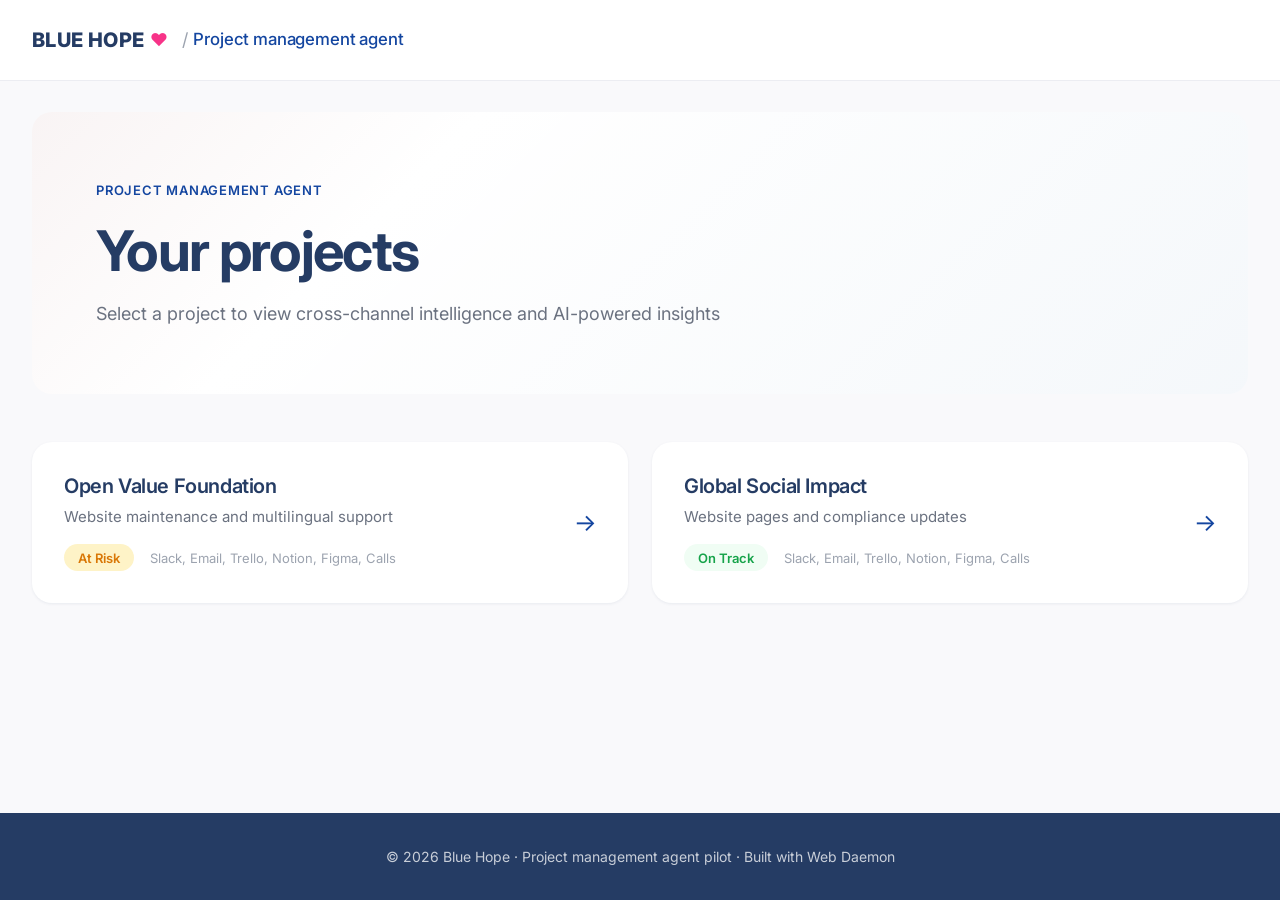
<file: docs/index.html>
<!DOCTYPE html>
<html lang="en">
<head>
    <meta charset="UTF-8">
    <meta name="viewport" content="width=device-width, initial-scale=1.0">
    <title>Project management agent — Blue Hope</title>
    <link rel="preconnect" href="https://fonts.googleapis.com">
    <link rel="preconnect" href="https://fonts.gstatic.com" crossorigin>
    <link href="https://fonts.googleapis.com/css2?family=Inter:wght@400;500;600;700&display=swap" rel="stylesheet">
    <link rel="stylesheet" href="styles.css">
</head>
<body>
    <div id="app">
        <header class="site-header">
            <div class="header-inner">
                <a class="brand" href="#" id="brand-link">
                    <span class="brand-name">BLUE HOPE</span>
                    <span class="brand-heart">♥</span>
                    <span class="brand-divider">/</span>
                    <span class="brand-product">Project management agent</span>
                </a>
                <div class="project-context" id="project-context" hidden>
                    <button class="back-btn" id="back-to-projects">← Projects</button>
                    <span class="current-project" id="current-project-name"></span>
                </div>
                <nav class="nav" id="main-nav" aria-label="Main views" hidden>
                    <button class="nav-btn active" data-view="pm">PM Dashboard</button>
                    <button class="nav-btn" data-view="client">Client Portal</button>
                    <button class="nav-btn" data-view="squad">Squad View</button>
                </nav>
            </div>
        </header>

        <main class="main-content">
            <div id="projects-view" class="view active">
                <section class="hero">
                    <p class="eyebrow">Project management agent</p>
                    <h1>Your projects</h1>
                    <p class="hero-lead">Select a project to view cross-channel intelligence and AI-powered insights</p>
                </section>

                <div class="projects-grid">
                    <button class="project-card" data-project="open-value">
                        <div class="project-card-content">
                            <h3>Open Value Foundation</h3>
                            <p class="project-description">Website maintenance and multilingual support</p>
                            <div class="project-meta">
                                <span class="project-status warning">At Risk</span>
                                <span class="project-channels">Slack, Email, Trello, Notion, Figma, Calls</span>
                            </div>
                        </div>
                        <span class="project-arrow">→</span>
                    </button>

                    <button class="project-card" data-project="gsi">
                        <div class="project-card-content">
                            <h3>Global Social Impact</h3>
                            <p class="project-description">Website pages and compliance updates</p>
                            <div class="project-meta">
                                <span class="project-status healthy">On Track</span>
                                <span class="project-channels">Slack, Email, Trello, Notion, Figma, Calls</span>
                            </div>
                        </div>
                        <span class="project-arrow">→</span>
                    </button>
                </div>
            </div>

            <div id="pm-view" class="view">
                <section class="hero">
                    <p class="eyebrow">Pilot demo</p>
                    <h1>Cross-channel intelligence</h1>
                    <p class="hero-lead">Every signal from Slack, email, calls, Notion, Trello and Figma—synthesised into one live picture with AI interpretation</p>
                </section>

                <div class="dashboard-grid">
                    <div class="card card-accent">
                        <span class="card-label">Overview</span>
                        <h3>Project health</h3>
                        <div id="pm-overview">Loading...</div>
                    </div>

                    <div class="card card-alert">
                        <span class="card-label">Priority</span>
                        <h3>Critical signals</h3>
                        <div id="critical-signals">Loading...</div>
                    </div>

                    <div class="card">
                        <span class="card-label">Channels</span>
                        <h3>Activity</h3>
                        <div id="channel-breakdown">Loading...</div>
                    </div>

                    <div class="card">
                        <span class="card-label">AI insights</span>
                        <h3>Recommendations</h3>
                        <div id="recommendations">Loading...</div>
                    </div>
                </div>

                <div class="card signal-feed">
                    <div class="feed-header">
                        <div>
                            <span class="card-label">Live feed</span>
                            <h3>All signals</h3>
                        </div>
                        <div class="feed-filters">
                            <button class="filter-btn active" data-filter="all">All</button>
                            <button class="filter-btn" data-filter="slack">Slack</button>
                            <button class="filter-btn" data-filter="email">Email</button>
                            <button class="filter-btn" data-filter="voice">Calls</button>
                            <button class="filter-btn" data-filter="notion">Notion</button>
                            <button class="filter-btn" data-filter="trello">Trello</button>
                            <button class="filter-btn" data-filter="figma">Figma</button>
                        </div>
                    </div>
                    <div id="signal-feed" class="feed-content">Loading...</div>
                </div>
            </div>

            <div id="client-view" class="view">
                <section class="hero">
                    <p class="eyebrow">Client view</p>
                    <h1>Clear picture, smart decisions</h1>
                    <p class="hero-lead">See progress, budget and timeline—without internal noise. Understand the impact of any decision before confirming it</p>
                </section>

                <div class="client-grid">
                    <div class="card">
                        <span class="card-label">Delivery</span>
                        <h3>Progress</h3>
                        <div id="client-progress">Loading...</div>
                    </div>

                    <div class="card">
                        <span class="card-label">Finance</span>
                        <h3>Budget</h3>
                        <div id="client-budget">Loading...</div>
                    </div>

                    <div class="card">
                        <span class="card-label">Schedule</span>
                        <h3>Timeline</h3>
                        <div id="client-timeline">Loading...</div>
                    </div>

                    <div class="card">
                        <span class="card-label">Recent</span>
                        <h3>Decisions</h3>
                        <div id="client-decisions">Loading...</div>
                    </div>

                    <div class="card card-alert">
                        <span class="card-label">Action needed</span>
                        <h3>Pending</h3>
                        <div id="pending-decisions">Loading...</div>
                    </div>

                    <div class="card">
                        <span class="card-label">Risk</span>
                        <h3>Mitigation</h3>
                        <div id="client-risks">Loading...</div>
                    </div>
                </div>

                <div class="card scenario-demo">
                    <div class="scenario-intro">
                        <div>
                            <span class="card-label">Demo</span>
                            <h3>Decision impact preview</h3>
                            <p class="demo-description">See how a scope change ripples through budget, timeline and capacity—before confirming</p>
                        </div>
                        <button id="run-scenario" class="btn-primary">Run scenario</button>
                    </div>
                    <div id="scenario-results" class="scenario-content" hidden>Loading...</div>
                </div>
            </div>

            <div id="squad-view" class="view">
                <section class="hero">
                    <p class="eyebrow">Squad view</p>
                    <h1>Sprint health & context</h1>
                    <p class="hero-lead">Blockers, velocity and important updates from channels the team isn't part of</p>
                </section>

                <div class="squad-grid">
                    <div class="card card-accent">
                        <span class="card-label">Sprint</span>
                        <h3>Current sprint</h3>
                        <div id="squad-sprint">Loading...</div>
                    </div>

                    <div class="card card-alert">
                        <span class="card-label">Blockers</span>
                        <h3>Impediments</h3>
                        <div id="squad-blockers">Loading...</div>
                    </div>

                    <div class="card">
                        <span class="card-label">Context</span>
                        <h3>Other channels</h3>
                        <p class="card-subtitle">Important updates from calls and email</p>
                        <div id="squad-context">Loading...</div>
                    </div>

                    <div class="card">
                        <span class="card-label">Backlog</span>
                        <h3>Upcoming</h3>
                        <div id="squad-upcoming">Loading...</div>
                    </div>
                </div>
            </div>
        </main>

        <footer class="footer">
            <p>© 2026 Blue Hope · Project management agent pilot · Built with Web Daemon</p>
        </footer>
    </div>

    <script type="module" src="app.js"></script>
</body>
</html>
</file>
<file: docs/styles.css>
:root {
    /* Blue Hope brand colors */
    --bh-navy: #253c64;
    --bh-blue: #1446a0;
    --bh-orange: #f7794e;
    --bh-yellow: #ffbd11;
    --bh-pink: #f73388;
    --bh-sky: #6bd4f2;
    
    /* Backgrounds - exactly from Blue Hope */
    --bg: #f9f9fb;
    --bg-alt: #f7f7f8;
    --surface: #ffffff;
    
    /* Text */
    --text: #2a2a2a;
    --text-muted: #6b7280;
    --text-light: #9ca3af;
    
    /* Minimal borders */
    --border-subtle: rgba(37, 60, 100, 0.08);
    
    /* Shadows - very subtle */
    --shadow: 0 1px 3px rgba(37, 60, 100, 0.08);
    --shadow-md: 0 4px 12px rgba(37, 60, 100, 0.06);
    --shadow-hover: 0 8px 24px rgba(37, 60, 100, 0.08);
    
    --radius: 20px;
    --radius-sm: 12px;
    --radius-pill: 100px;
    
    --font: 'Inter', -apple-system, system-ui, sans-serif;
    --spacing: clamp(1rem, 3vw, 2rem);
}

* {
    margin: 0;
    padding: 0;
    box-sizing: border-box;
}

body {
    font-family: var(--font);
    background: var(--bg);
    color: var(--text);
    line-height: 1.65;
    font-size: 16px;
    -webkit-font-smoothing: antialiased;
}

#app {
    min-height: 100vh;
    display: flex;
    flex-direction: column;
}

/* Header */
.site-header {
    position: sticky;
    top: 0;
    z-index: 100;
    background: rgba(255, 255, 255, 0.95);
    backdrop-filter: blur(16px);
    box-shadow: 0 1px 0 rgba(37, 60, 100, 0.06);
}

.header-inner {
    max-width: 1320px;
    margin: 0 auto;
    padding: 0 var(--spacing);
    height: 80px;
    display: flex;
    align-items: center;
    justify-content: space-between;
    gap: 2rem;
}

.brand {
    display: flex;
    align-items: center;
    gap: 0.35rem;
    text-decoration: none;
}

.brand-name {
    font-weight: 800;
    font-size: 1.25rem;
    color: var(--bh-navy);
    letter-spacing: 0.02em;
}

.brand-heart {
    color: var(--bh-pink);
    font-size: 1.1rem;
    margin-right: 0.25rem;
}

.brand-divider {
    color: var(--text-light);
    font-size: 1.125rem;
    margin-left: 0.25rem;
}

.brand-product {
    font-weight: 500;
    font-size: 1.05rem;
    color: var(--bh-blue);
    letter-spacing: -0.01em;
}

.project-context {
    display: flex;
    align-items: center;
    gap: 1rem;
}

.project-context[hidden],
#main-nav[hidden] {
    display: none !important;
}

.back-btn {
    padding: 0.5rem 1rem;
    background: var(--bg);
    border: none;
    border-radius: var(--radius-pill);
    color: var(--text-muted);
    font-family: var(--font);
    font-size: 0.875rem;
    font-weight: 500;
    cursor: pointer;
    transition: all 0.2s;
}

.back-btn:hover {
    background: var(--bh-navy);
    color: white;
}

.current-project {
    font-weight: 600;
    color: var(--bh-navy);
    font-size: 0.9375rem;
}

.nav {
    display: flex;
    gap: 0.75rem;
}

.nav-btn {
    padding: 0.75rem 1.5rem;
    background: transparent;
    color: var(--text-muted);
    border: none;
    border-radius: var(--radius-pill);
    cursor: pointer;
    font-family: var(--font);
    font-size: 0.9375rem;
    font-weight: 500;
    transition: all 0.2s cubic-bezier(0.4, 0, 0.2, 1);
}

.nav-btn:hover {
    color: var(--bh-navy);
    background: var(--bg);
}

.nav-btn.active {
    background: var(--bh-navy);
    color: white;
}

/* Main */
.main-content {
    flex: 1;
    padding: var(--spacing);
    padding-bottom: 4rem;
    max-width: 1320px;
    margin: 0 auto;
    width: 100%;
}

.view {
    display: none;
    animation: fadeIn 0.4s cubic-bezier(0.4, 0, 0.2, 1);
}

.view.active {
    display: block;
}

@keyframes fadeIn {
    from { opacity: 0; transform: translateY(16px); }
    to { opacity: 1; transform: translateY(0); }
}

/* Hero */
.hero {
    margin-bottom: 3rem;
    padding: clamp(2rem, 5vw, 4rem);
    background: linear-gradient(135deg, 
        rgba(247, 121, 78, 0.04) 0%, 
        rgba(255, 255, 255, 1) 30%, 
        rgba(107, 212, 242, 0.03) 100%
    );
    border-radius: var(--radius);
}

.eyebrow {
    display: inline-flex;
    align-items: center;
    font-size: 0.8125rem;
    font-weight: 600;
    text-transform: uppercase;
    letter-spacing: 0.06em;
    color: var(--bh-blue);
    margin-bottom: 1.25rem;
}

.hero h1 {
    font-size: clamp(2rem, 5vw, 3.5rem);
    font-weight: 700;
    color: var(--bh-navy);
    letter-spacing: -0.03em;
    line-height: 1.1;
    margin-bottom: 1rem;
    max-width: 800px;
}

.hero-lead {
    font-size: clamp(1rem, 2vw, 1.125rem);
    color: var(--text-muted);
    max-width: 680px;
    line-height: 1.7;
}

/* Projects grid */
.projects-grid {
    display: grid;
    grid-template-columns: repeat(auto-fit, minmax(320px, 1fr));
    gap: 1.5rem;
}

.project-card {
    display: flex;
    align-items: center;
    justify-content: space-between;
    padding: 2rem;
    background: var(--surface);
    border: none;
    border-radius: var(--radius);
    box-shadow: var(--shadow);
    cursor: pointer;
    text-align: left;
    font-family: var(--font);
    transition: all 0.3s cubic-bezier(0.4, 0, 0.2, 1);
}

.project-card:hover {
    box-shadow: var(--shadow-hover);
    transform: translateY(-2px);
}

.project-card-content {
    flex: 1;
}

.project-card h3 {
    font-size: 1.25rem;
    font-weight: 600;
    color: var(--bh-navy);
    margin-bottom: 0.5rem;
    letter-spacing: -0.02em;
}

.project-description {
    color: var(--text-muted);
    font-size: 0.9375rem;
    margin-bottom: 1rem;
    line-height: 1.5;
}

.project-meta {
    display: flex;
    align-items: center;
    gap: 1rem;
    flex-wrap: wrap;
}

.project-status {
    padding: 0.35rem 0.875rem;
    border-radius: var(--radius-pill);
    font-size: 0.8125rem;
    font-weight: 600;
}

.project-status.healthy {
    background: #f0fdf4;
    color: #16a34a;
}

.project-status.warning {
    background: #fef3c7;
    color: #d97706;
}

.project-channels {
    color: var(--text-light);
    font-size: 0.8125rem;
}

.project-arrow {
    font-size: 1.5rem;
    color: var(--bh-blue);
    margin-left: 1.5rem;
    transition: transform 0.2s;
}

.project-card:hover .project-arrow {
    transform: translateX(4px);
}

/* Cards - minimal, clean */
.card {
    background: var(--surface);
    border-radius: var(--radius);
    padding: clamp(1.5rem, 3vw, 2rem);
    box-shadow: var(--shadow);
    transition: box-shadow 0.3s cubic-bezier(0.4, 0, 0.2, 1);
}

.card:hover {
    box-shadow: var(--shadow-hover);
}

.card-accent {
    background: linear-gradient(180deg, #ffffff 0%, var(--bg) 100%);
}

.card-label {
    font-size: 0.6875rem;
    font-weight: 700;
    text-transform: uppercase;
    letter-spacing: 0.08em;
    color: var(--bh-blue);
    margin-bottom: 0.5rem;
    opacity: 0.8;
}

.card h3 {
    font-size: 1.25rem;
    font-weight: 600;
    color: var(--bh-navy);
    margin-bottom: 1.5rem;
    letter-spacing: -0.02em;
}

.card-subtitle {
    color: var(--text-muted);
    font-size: 0.875rem;
    margin-top: -1rem;
    margin-bottom: 1.25rem;
}

/* Grids */
.dashboard-grid,
.client-grid,
.squad-grid {
    display: grid;
    grid-template-columns: repeat(auto-fit, minmax(280px, 1fr));
    gap: 1.5rem;
    margin-bottom: 2rem;
}

/* Signal feed */
.signal-feed {
    margin-top: 1rem;
}

.feed-header {
    display: flex;
    justify-content: space-between;
    align-items: flex-start;
    margin-bottom: 2rem;
    flex-wrap: wrap;
    gap: 1.5rem;
}

.feed-filters {
    display: flex;
    gap: 0.5rem;
    flex-wrap: wrap;
}

.filter-btn {
    padding: 0.5rem 1rem;
    background: var(--surface);
    color: var(--text-muted);
    border: none;
    border-radius: var(--radius-pill);
    cursor: pointer;
    font-family: var(--font);
    font-size: 0.875rem;
    font-weight: 500;
    transition: all 0.2s;
    box-shadow: var(--shadow);
}

.filter-btn:hover {
    background: var(--bg);
    color: var(--bh-navy);
}

.filter-btn.active {
    background: var(--bh-blue);
    color: white;
    box-shadow: 0 4px 12px rgba(20, 70, 160, 0.2);
}

.feed-content {
    max-height: 700px;
    overflow-y: auto;
    padding-right: 0.5rem;
}

/* Signal items - clean, no borders */
.signal-item {
    padding: 1.5rem;
    margin-bottom: 1rem;
    background: var(--surface);
    border-radius: var(--radius-sm);
    box-shadow: var(--shadow);
    transition: all 0.2s;
    position: relative;
    overflow: hidden;
}

.signal-item::before {
    content: '';
    position: absolute;
    left: 0;
    top: 0;
    bottom: 0;
    width: 3px;
    background: var(--border-subtle);
    transition: background 0.2s;
}

.signal-item.urgency-critical::before {
    background: #ef4444;
}

.signal-item.urgency-high::before {
    background: var(--bh-orange);
}

.signal-item.urgency-medium::before {
    background: var(--bh-blue);
}

.signal-item.urgency-low::before {
    background: #10b981;
}

.signal-item:hover {
    box-shadow: var(--shadow-md);
    transform: translateY(-1px);
}

.signal-header {
    display: flex;
    justify-content: space-between;
    align-items: center;
    margin-bottom: 0.75rem;
    gap: 1rem;
    flex-wrap: wrap;
}

.signal-meta {
    display: flex;
    gap: 1rem;
    align-items: center;
    flex-wrap: wrap;
}

.channel-badge {
    display: inline-block;
    padding: 0.25rem 0.75rem;
    background: var(--bg);
    border-radius: var(--radius-pill);
    font-size: 0.75rem;
    font-weight: 600;
    text-transform: capitalize;
    color: var(--bh-navy);
}

.signal-time,
.signal-author {
    color: var(--text-light);
    font-size: 0.8125rem;
}

.urgency-badge {
    padding: 0.25rem 0.75rem;
    border-radius: var(--radius-pill);
    font-size: 0.6875rem;
    font-weight: 700;
    text-transform: uppercase;
    letter-spacing: 0.03em;
}

.urgency-badge.critical { background: #fef2f2; color: #dc2626; }
.urgency-badge.high { background: #fff7ed; color: #ea580c; }
.urgency-badge.medium { background: #eff6ff; color: var(--bh-blue); }
.urgency-badge.low { background: #f0fdf4; color: #16a34a; }

.signal-content {
    color: var(--text);
    margin-bottom: 0.75rem;
    font-size: 0.9375rem;
    line-height: 1.6;
}

.signal-interpretation {
    background: var(--bg);
    padding: 1rem 1.25rem;
    border-radius: var(--radius-sm);
    margin-top: 1rem;
    font-size: 0.875rem;
    color: var(--text);
}

.signal-interpretation strong {
    color: var(--bh-blue);
    font-weight: 600;
}

.signal-recommendations {
    margin-top: 1rem;
    font-size: 0.875rem;
}

.signal-recommendations ul {
    list-style: none;
    padding: 0;
}

.signal-recommendations li {
    padding: 0.4rem 0;
    color: var(--text-muted);
    position: relative;
    padding-left: 1.25rem;
}

.signal-recommendations li::before {
    content: "→";
    position: absolute;
    left: 0;
    color: var(--bh-orange);
    font-weight: 700;
}

/* Stats - clean rows */
.stat-row {
    display: flex;
    justify-content: space-between;
    align-items: center;
    padding: 0.875rem 0;
    gap: 1rem;
}

.stat-row:not(:last-child) {
    border-bottom: 1px solid var(--border-subtle);
}

.stat-label {
    color: var(--text-muted);
    font-size: 0.9375rem;
    font-weight: 500;
}

.stat-value {
    font-weight: 600;
    color: var(--bh-navy);
    text-align: right;
}

.stat-value.positive { color: #16a34a; }
.stat-value.negative { color: #dc2626; }
.stat-value.warning { color: #ea580c; }

/* Health badges */
.health-badge {
    display: inline-block;
    padding: 0.35rem 0.875rem;
    border-radius: var(--radius-pill);
    font-size: 0.8125rem;
    font-weight: 600;
}

.health-badge.healthy { background: #f0fdf4; color: #16a34a; }
.health-badge.warning { background: #fef3c7; color: #d97706; }
.health-badge.critical { background: #fef2f2; color: #dc2626; }

/* Progress bars */
.progress-bar {
    height: 12px;
    background: var(--bg);
    border-radius: var(--radius-pill);
    overflow: hidden;
    margin: 1rem 0;
}

.progress-fill {
    height: 100%;
    background: linear-gradient(90deg, var(--bh-blue), var(--bh-sky));
    border-radius: 0;
    transition: width 0.6s cubic-bezier(0.4, 0, 0.2, 1);
}

/* Buttons */
.btn-primary {
    padding: 1rem 2rem;
    background: var(--bh-orange);
    color: white;
    border: none;
    border-radius: var(--radius-pill);
    cursor: pointer;
    font-family: var(--font);
    font-size: 1rem;
    font-weight: 600;
    transition: all 0.2s cubic-bezier(0.4, 0, 0.2, 1);
    box-shadow: 0 4px 16px rgba(247, 121, 78, 0.3);
}

.btn-primary:hover {
    background: #e56a3d;
    transform: translateY(-2px);
    box-shadow: 0 6px 24px rgba(247, 121, 78, 0.4);
}

.btn-primary:active {
    transform: translateY(0);
}

/* Scenario */
.scenario-demo {
    margin-top: 2rem;
}

.scenario-intro {
    display: flex;
    justify-content: space-between;
    align-items: flex-start;
    gap: 2rem;
    flex-wrap: wrap;
}

.demo-description {
    color: var(--text-muted);
    margin-top: 0.5rem;
    max-width: 560px;
}

.scenario-content {
    background: var(--bg);
    padding: 2rem;
    border-radius: var(--radius-sm);
    margin-top: 2rem;
}

.scenario-section {
    margin-bottom: 2.5rem;
}

.scenario-section:last-child {
    margin-bottom: 0;
}

.scenario-section h4 {
    margin-bottom: 1.25rem;
    color: var(--bh-navy);
    font-size: 1.125rem;
    font-weight: 600;
}

.comparison-grid {
    display: grid;
    grid-template-columns: repeat(auto-fit, minmax(240px, 1fr));
    gap: 1.25rem;
}

.comparison-box {
    padding: 1.5rem;
    background: white;
    border-radius: var(--radius-sm);
    box-shadow: var(--shadow);
}

.comparison-box.recommended {
    box-shadow: 0 0 0 2px var(--bh-blue), var(--shadow);
}

.comparison-box h5 {
    margin-bottom: 1rem;
    font-size: 0.75rem;
    text-transform: uppercase;
    letter-spacing: 0.05em;
    color: var(--text-light);
    font-weight: 600;
}

.option-header {
    display: flex;
    justify-content: space-between;
    align-items: center;
    margin-bottom: 1rem;
}

.option-header h5 {
    margin: 0;
    font-size: 1rem;
    text-transform: none;
    letter-spacing: normal;
    color: var(--bh-navy);
}

/* Lists - clean */
.rec-list,
.risks-content,
.decisions-content,
.pending-content {
    list-style: none;
}

.rec-list li,
.risk-item,
.decision-item,
.pending-item,
.blocker-item {
    padding: 1rem 1.25rem;
    background: var(--bg);
    border-radius: var(--radius-sm);
    margin-bottom: 0.75rem;
    font-size: 0.9375rem;
    line-height: 1.6;
}

.rec-list li:last-child,
.risk-item:last-child,
.decision-item:last-child,
.pending-item:last-child,
.blocker-item:last-child {
    margin-bottom: 0;
}

.empty-state {
    color: var(--text-light);
    font-size: 0.9375rem;
    font-style: italic;
}

.item-meta {
    color: var(--text-light);
    font-size: 0.8125rem;
    margin-bottom: 0.5rem;
}

.item-highlight {
    color: var(--bh-blue);
    font-size: 0.875rem;
    margin-top: 0.75rem;
    font-weight: 500;
}

.item-warning {
    color: var(--bh-orange);
    font-size: 0.875rem;
    margin-top: 0.75rem;
    font-weight: 600;
}

.item-danger {
    color: #dc2626;
    font-size: 0.75rem;
    font-weight: 700;
    text-transform: uppercase;
    letter-spacing: 0.04em;
    margin-bottom: 0.5rem;
}

/* Footer */
.footer {
    background: var(--bh-navy);
    padding: 2rem;
    text-align: center;
    color: rgba(255, 255, 255, 0.75);
    font-size: 0.875rem;
}

/* Scrollbar */
::-webkit-scrollbar {
    width: 8px;
}

::-webkit-scrollbar-track {
    background: transparent;
}

::-webkit-scrollbar-thumb {
    background: rgba(37, 60, 100, 0.15);
    border-radius: var(--radius-pill);
}

::-webkit-scrollbar-thumb:hover {
    background: rgba(37, 60, 100, 0.25);
}

/* Responsive */
@media (max-width: 768px) {
    .header-inner {
        flex-direction: column;
        height: auto;
        padding-top: 1rem;
        padding-bottom: 1rem;
        gap: 1rem;
    }

    .hero {
        padding: 2rem 1.5rem;
    }

    .dashboard-grid,
    .client-grid,
    .squad-grid,
    .comparison-grid {
        grid-template-columns: 1fr;
    }

    .feed-header {
        flex-direction: column;
        gap: 1rem;
    }

    .scenario-intro {
        flex-direction: column;
    }

    .btn-primary {
        width: 100%;
    }
}

/* Animations */
@media (prefers-reduced-motion: no-preference) {
    * {
        scroll-behavior: smooth;
    }
}
</file>
<file: frontend/styles.css>
:root {
    /* Blue Hope brand colors */
    --bh-navy: #253c64;
    --bh-blue: #1446a0;
    --bh-orange: #f7794e;
    --bh-yellow: #ffbd11;
    --bh-pink: #f73388;
    --bh-sky: #6bd4f2;
    
    /* Backgrounds - exactly from Blue Hope */
    --bg: #f9f9fb;
    --bg-alt: #f7f7f8;
    --surface: #ffffff;
    
    /* Text */
    --text: #2a2a2a;
    --text-muted: #6b7280;
    --text-light: #9ca3af;
    
    /* Minimal borders */
    --border-subtle: rgba(37, 60, 100, 0.08);
    
    /* Shadows - very subtle */
    --shadow: 0 1px 3px rgba(37, 60, 100, 0.08);
    --shadow-md: 0 4px 12px rgba(37, 60, 100, 0.06);
    --shadow-hover: 0 8px 24px rgba(37, 60, 100, 0.08);
    
    --radius: 20px;
    --radius-sm: 12px;
    --radius-pill: 100px;
    
    --font: 'Inter', -apple-system, system-ui, sans-serif;
    --spacing: clamp(1rem, 3vw, 2rem);
}

* {
    margin: 0;
    padding: 0;
    box-sizing: border-box;
}

body {
    font-family: var(--font);
    background: var(--bg);
    color: var(--text);
    line-height: 1.65;
    font-size: 16px;
    -webkit-font-smoothing: antialiased;
}

#app {
    min-height: 100vh;
    display: flex;
    flex-direction: column;
}

/* Header */
.site-header {
    position: sticky;
    top: 0;
    z-index: 100;
    background: rgba(255, 255, 255, 0.95);
    backdrop-filter: blur(16px);
    box-shadow: 0 1px 0 rgba(37, 60, 100, 0.06);
}

.header-inner {
    max-width: 1320px;
    margin: 0 auto;
    padding: 0 var(--spacing);
    height: 80px;
    display: flex;
    align-items: center;
    justify-content: space-between;
    gap: 2rem;
}

.brand {
    display: flex;
    align-items: center;
    gap: 0.35rem;
    text-decoration: none;
}

.brand-name {
    font-weight: 800;
    font-size: 1.25rem;
    color: var(--bh-navy);
    letter-spacing: 0.02em;
}

.brand-heart {
    color: var(--bh-pink);
    font-size: 1.1rem;
    margin-right: 0.25rem;
}

.brand-divider {
    color: var(--text-light);
    font-size: 1.125rem;
    margin-left: 0.25rem;
}

.brand-product {
    font-weight: 500;
    font-size: 1.05rem;
    color: var(--bh-blue);
    letter-spacing: -0.01em;
}

.project-context {
    display: flex;
    align-items: center;
    gap: 1rem;
}

.project-context[hidden],
#main-nav[hidden] {
    display: none !important;
}

.back-btn {
    padding: 0.5rem 1rem;
    background: var(--bg);
    border: none;
    border-radius: var(--radius-pill);
    color: var(--text-muted);
    font-family: var(--font);
    font-size: 0.875rem;
    font-weight: 500;
    cursor: pointer;
    transition: all 0.2s;
}

.back-btn:hover {
    background: var(--bh-navy);
    color: white;
}

.current-project {
    font-weight: 600;
    color: var(--bh-navy);
    font-size: 0.9375rem;
}

.nav {
    display: flex;
    gap: 0.75rem;
}

.nav-btn {
    padding: 0.75rem 1.5rem;
    background: transparent;
    color: var(--text-muted);
    border: none;
    border-radius: var(--radius-pill);
    cursor: pointer;
    font-family: var(--font);
    font-size: 0.9375rem;
    font-weight: 500;
    transition: all 0.2s cubic-bezier(0.4, 0, 0.2, 1);
}

.nav-btn:hover {
    color: var(--bh-navy);
    background: var(--bg);
}

.nav-btn.active {
    background: var(--bh-navy);
    color: white;
}

/* Main */
.main-content {
    flex: 1;
    padding: var(--spacing);
    padding-bottom: 4rem;
    max-width: 1320px;
    margin: 0 auto;
    width: 100%;
}

.view {
    display: none;
    animation: fadeIn 0.4s cubic-bezier(0.4, 0, 0.2, 1);
}

.view.active {
    display: block;
}

@keyframes fadeIn {
    from { opacity: 0; transform: translateY(16px); }
    to { opacity: 1; transform: translateY(0); }
}

/* Hero */
.hero {
    margin-bottom: 3rem;
    padding: clamp(2rem, 5vw, 4rem);
    background: linear-gradient(135deg, 
        rgba(247, 121, 78, 0.04) 0%, 
        rgba(255, 255, 255, 1) 30%, 
        rgba(107, 212, 242, 0.03) 100%
    );
    border-radius: var(--radius);
}

.eyebrow {
    display: inline-flex;
    align-items: center;
    font-size: 0.8125rem;
    font-weight: 600;
    text-transform: uppercase;
    letter-spacing: 0.06em;
    color: var(--bh-blue);
    margin-bottom: 1.25rem;
}

.hero h1 {
    font-size: clamp(2rem, 5vw, 3.5rem);
    font-weight: 700;
    color: var(--bh-navy);
    letter-spacing: -0.03em;
    line-height: 1.1;
    margin-bottom: 1rem;
    max-width: 800px;
}

.hero-lead {
    font-size: clamp(1rem, 2vw, 1.125rem);
    color: var(--text-muted);
    max-width: 680px;
    line-height: 1.7;
}

/* Projects grid */
.projects-grid {
    display: grid;
    grid-template-columns: repeat(auto-fit, minmax(320px, 1fr));
    gap: 1.5rem;
}

.project-card {
    display: flex;
    align-items: center;
    justify-content: space-between;
    padding: 2rem;
    background: var(--surface);
    border: none;
    border-radius: var(--radius);
    box-shadow: var(--shadow);
    cursor: pointer;
    text-align: left;
    font-family: var(--font);
    transition: all 0.3s cubic-bezier(0.4, 0, 0.2, 1);
}

.project-card:hover {
    box-shadow: var(--shadow-hover);
    transform: translateY(-2px);
}

.project-card-content {
    flex: 1;
}

.project-card h3 {
    font-size: 1.25rem;
    font-weight: 600;
    color: var(--bh-navy);
    margin-bottom: 0.5rem;
    letter-spacing: -0.02em;
}

.project-description {
    color: var(--text-muted);
    font-size: 0.9375rem;
    margin-bottom: 1rem;
    line-height: 1.5;
}

.project-meta {
    display: flex;
    align-items: center;
    gap: 1rem;
    flex-wrap: wrap;
}

.project-status {
    padding: 0.35rem 0.875rem;
    border-radius: var(--radius-pill);
    font-size: 0.8125rem;
    font-weight: 600;
}

.project-status.healthy {
    background: #f0fdf4;
    color: #16a34a;
}

.project-status.warning {
    background: #fef3c7;
    color: #d97706;
}

.project-channels {
    color: var(--text-light);
    font-size: 0.8125rem;
}

.project-arrow {
    font-size: 1.5rem;
    color: var(--bh-blue);
    margin-left: 1.5rem;
    transition: transform 0.2s;
}

.project-card:hover .project-arrow {
    transform: translateX(4px);
}

/* Cards - minimal, clean */
.card {
    background: var(--surface);
    border-radius: var(--radius);
    padding: clamp(1.5rem, 3vw, 2rem);
    box-shadow: var(--shadow);
    transition: box-shadow 0.3s cubic-bezier(0.4, 0, 0.2, 1);
}

.card:hover {
    box-shadow: var(--shadow-hover);
}

.card-accent {
    background: linear-gradient(180deg, #ffffff 0%, var(--bg) 100%);
}

.card-label {
    font-size: 0.6875rem;
    font-weight: 700;
    text-transform: uppercase;
    letter-spacing: 0.08em;
    color: var(--bh-blue);
    margin-bottom: 0.5rem;
    opacity: 0.8;
}

.card h3 {
    font-size: 1.25rem;
    font-weight: 600;
    color: var(--bh-navy);
    margin-bottom: 1.5rem;
    letter-spacing: -0.02em;
}

.card-subtitle {
    color: var(--text-muted);
    font-size: 0.875rem;
    margin-top: -1rem;
    margin-bottom: 1.25rem;
}

/* Grids */
.dashboard-grid,
.client-grid,
.squad-grid {
    display: grid;
    grid-template-columns: repeat(auto-fit, minmax(280px, 1fr));
    gap: 1.5rem;
    margin-bottom: 2rem;
}

/* Signal feed */
.signal-feed {
    margin-top: 1rem;
}

.feed-header {
    display: flex;
    justify-content: space-between;
    align-items: flex-start;
    margin-bottom: 2rem;
    flex-wrap: wrap;
    gap: 1.5rem;
}

.feed-filters {
    display: flex;
    gap: 0.5rem;
    flex-wrap: wrap;
}

.filter-btn {
    padding: 0.5rem 1rem;
    background: var(--surface);
    color: var(--text-muted);
    border: none;
    border-radius: var(--radius-pill);
    cursor: pointer;
    font-family: var(--font);
    font-size: 0.875rem;
    font-weight: 500;
    transition: all 0.2s;
    box-shadow: var(--shadow);
}

.filter-btn:hover {
    background: var(--bg);
    color: var(--bh-navy);
}

.filter-btn.active {
    background: var(--bh-blue);
    color: white;
    box-shadow: 0 4px 12px rgba(20, 70, 160, 0.2);
}

.feed-content {
    max-height: 700px;
    overflow-y: auto;
    padding-right: 0.5rem;
}

/* Signal items - clean, no borders */
.signal-item {
    padding: 1.5rem;
    margin-bottom: 1rem;
    background: var(--surface);
    border-radius: var(--radius-sm);
    box-shadow: var(--shadow);
    transition: all 0.2s;
    position: relative;
    overflow: hidden;
}

.signal-item::before {
    content: '';
    position: absolute;
    left: 0;
    top: 0;
    bottom: 0;
    width: 3px;
    background: var(--border-subtle);
    transition: background 0.2s;
}

.signal-item.urgency-critical::before {
    background: #ef4444;
}

.signal-item.urgency-high::before {
    background: var(--bh-orange);
}

.signal-item.urgency-medium::before {
    background: var(--bh-blue);
}

.signal-item.urgency-low::before {
    background: #10b981;
}

.signal-item:hover {
    box-shadow: var(--shadow-md);
    transform: translateY(-1px);
}

.signal-header {
    display: flex;
    justify-content: space-between;
    align-items: center;
    margin-bottom: 0.75rem;
    gap: 1rem;
    flex-wrap: wrap;
}

.signal-meta {
    display: flex;
    gap: 1rem;
    align-items: center;
    flex-wrap: wrap;
}

.channel-badge {
    display: inline-block;
    padding: 0.25rem 0.75rem;
    background: var(--bg);
    border-radius: var(--radius-pill);
    font-size: 0.75rem;
    font-weight: 600;
    text-transform: capitalize;
    color: var(--bh-navy);
}

.signal-time,
.signal-author {
    color: var(--text-light);
    font-size: 0.8125rem;
}

.urgency-badge {
    padding: 0.25rem 0.75rem;
    border-radius: var(--radius-pill);
    font-size: 0.6875rem;
    font-weight: 700;
    text-transform: uppercase;
    letter-spacing: 0.03em;
}

.urgency-badge.critical { background: #fef2f2; color: #dc2626; }
.urgency-badge.high { background: #fff7ed; color: #ea580c; }
.urgency-badge.medium { background: #eff6ff; color: var(--bh-blue); }
.urgency-badge.low { background: #f0fdf4; color: #16a34a; }

.signal-content {
    color: var(--text);
    margin-bottom: 0.75rem;
    font-size: 0.9375rem;
    line-height: 1.6;
}

.signal-interpretation {
    background: var(--bg);
    padding: 1rem 1.25rem;
    border-radius: var(--radius-sm);
    margin-top: 1rem;
    font-size: 0.875rem;
    color: var(--text);
}

.signal-interpretation strong {
    color: var(--bh-blue);
    font-weight: 600;
}

.signal-recommendations {
    margin-top: 1rem;
    font-size: 0.875rem;
}

.signal-recommendations ul {
    list-style: none;
    padding: 0;
}

.signal-recommendations li {
    padding: 0.4rem 0;
    color: var(--text-muted);
    position: relative;
    padding-left: 1.25rem;
}

.signal-recommendations li::before {
    content: "→";
    position: absolute;
    left: 0;
    color: var(--bh-orange);
    font-weight: 700;
}

/* Stats - clean rows */
.stat-row {
    display: flex;
    justify-content: space-between;
    align-items: center;
    padding: 0.875rem 0;
    gap: 1rem;
}

.stat-row:not(:last-child) {
    border-bottom: 1px solid var(--border-subtle);
}

.stat-label {
    color: var(--text-muted);
    font-size: 0.9375rem;
    font-weight: 500;
}

.stat-value {
    font-weight: 600;
    color: var(--bh-navy);
    text-align: right;
}

.stat-value.positive { color: #16a34a; }
.stat-value.negative { color: #dc2626; }
.stat-value.warning { color: #ea580c; }

/* Health badges */
.health-badge {
    display: inline-block;
    padding: 0.35rem 0.875rem;
    border-radius: var(--radius-pill);
    font-size: 0.8125rem;
    font-weight: 600;
}

.health-badge.healthy { background: #f0fdf4; color: #16a34a; }
.health-badge.warning { background: #fef3c7; color: #d97706; }
.health-badge.critical { background: #fef2f2; color: #dc2626; }

/* Progress bars */
.progress-bar {
    height: 12px;
    background: var(--bg);
    border-radius: var(--radius-pill);
    overflow: hidden;
    margin: 1rem 0;
}

.progress-fill {
    height: 100%;
    background: linear-gradient(90deg, var(--bh-blue), var(--bh-sky));
    border-radius: 0;
    transition: width 0.6s cubic-bezier(0.4, 0, 0.2, 1);
}

/* Buttons */
.btn-primary {
    padding: 1rem 2rem;
    background: var(--bh-orange);
    color: white;
    border: none;
    border-radius: var(--radius-pill);
    cursor: pointer;
    font-family: var(--font);
    font-size: 1rem;
    font-weight: 600;
    transition: all 0.2s cubic-bezier(0.4, 0, 0.2, 1);
    box-shadow: 0 4px 16px rgba(247, 121, 78, 0.3);
}

.btn-primary:hover {
    background: #e56a3d;
    transform: translateY(-2px);
    box-shadow: 0 6px 24px rgba(247, 121, 78, 0.4);
}

.btn-primary:active {
    transform: translateY(0);
}

/* Scenario */
.scenario-demo {
    margin-top: 2rem;
}

.scenario-intro {
    display: flex;
    justify-content: space-between;
    align-items: flex-start;
    gap: 2rem;
    flex-wrap: wrap;
}

.demo-description {
    color: var(--text-muted);
    margin-top: 0.5rem;
    max-width: 560px;
}

.scenario-content {
    background: var(--bg);
    padding: 2rem;
    border-radius: var(--radius-sm);
    margin-top: 2rem;
}

.scenario-section {
    margin-bottom: 2.5rem;
}

.scenario-section:last-child {
    margin-bottom: 0;
}

.scenario-section h4 {
    margin-bottom: 1.25rem;
    color: var(--bh-navy);
    font-size: 1.125rem;
    font-weight: 600;
}

.comparison-grid {
    display: grid;
    grid-template-columns: repeat(auto-fit, minmax(240px, 1fr));
    gap: 1.25rem;
}

.comparison-box {
    padding: 1.5rem;
    background: white;
    border-radius: var(--radius-sm);
    box-shadow: var(--shadow);
}

.comparison-box.recommended {
    box-shadow: 0 0 0 2px var(--bh-blue), var(--shadow);
}

.comparison-box h5 {
    margin-bottom: 1rem;
    font-size: 0.75rem;
    text-transform: uppercase;
    letter-spacing: 0.05em;
    color: var(--text-light);
    font-weight: 600;
}

.option-header {
    display: flex;
    justify-content: space-between;
    align-items: center;
    margin-bottom: 1rem;
}

.option-header h5 {
    margin: 0;
    font-size: 1rem;
    text-transform: none;
    letter-spacing: normal;
    color: var(--bh-navy);
}

/* Lists - clean */
.rec-list,
.risks-content,
.decisions-content,
.pending-content {
    list-style: none;
}

.rec-list li,
.risk-item,
.decision-item,
.pending-item,
.blocker-item {
    padding: 1rem 1.25rem;
    background: var(--bg);
    border-radius: var(--radius-sm);
    margin-bottom: 0.75rem;
    font-size: 0.9375rem;
    line-height: 1.6;
}

.rec-list li:last-child,
.risk-item:last-child,
.decision-item:last-child,
.pending-item:last-child,
.blocker-item:last-child {
    margin-bottom: 0;
}

.empty-state {
    color: var(--text-light);
    font-size: 0.9375rem;
    font-style: italic;
}

.item-meta {
    color: var(--text-light);
    font-size: 0.8125rem;
    margin-bottom: 0.5rem;
}

.item-highlight {
    color: var(--bh-blue);
    font-size: 0.875rem;
    margin-top: 0.75rem;
    font-weight: 500;
}

.item-warning {
    color: var(--bh-orange);
    font-size: 0.875rem;
    margin-top: 0.75rem;
    font-weight: 600;
}

.item-danger {
    color: #dc2626;
    font-size: 0.75rem;
    font-weight: 700;
    text-transform: uppercase;
    letter-spacing: 0.04em;
    margin-bottom: 0.5rem;
}

/* Footer */
.footer {
    background: var(--bh-navy);
    padding: 2rem;
    text-align: center;
    color: rgba(255, 255, 255, 0.75);
    font-size: 0.875rem;
}

/* Scrollbar */
::-webkit-scrollbar {
    width: 8px;
}

::-webkit-scrollbar-track {
    background: transparent;
}

::-webkit-scrollbar-thumb {
    background: rgba(37, 60, 100, 0.15);
    border-radius: var(--radius-pill);
}

::-webkit-scrollbar-thumb:hover {
    background: rgba(37, 60, 100, 0.25);
}

/* Responsive */
@media (max-width: 768px) {
    .header-inner {
        flex-direction: column;
        height: auto;
        padding-top: 1rem;
        padding-bottom: 1rem;
        gap: 1rem;
    }

    .hero {
        padding: 2rem 1.5rem;
    }

    .dashboard-grid,
    .client-grid,
    .squad-grid,
    .comparison-grid {
        grid-template-columns: 1fr;
    }

    .feed-header {
        flex-direction: column;
        gap: 1rem;
    }

    .scenario-intro {
        flex-direction: column;
    }

    .btn-primary {
        width: 100%;
    }
}

/* Animations */
@media (prefers-reduced-motion: no-preference) {
    * {
        scroll-behavior: smooth;
    }
}
</file>
